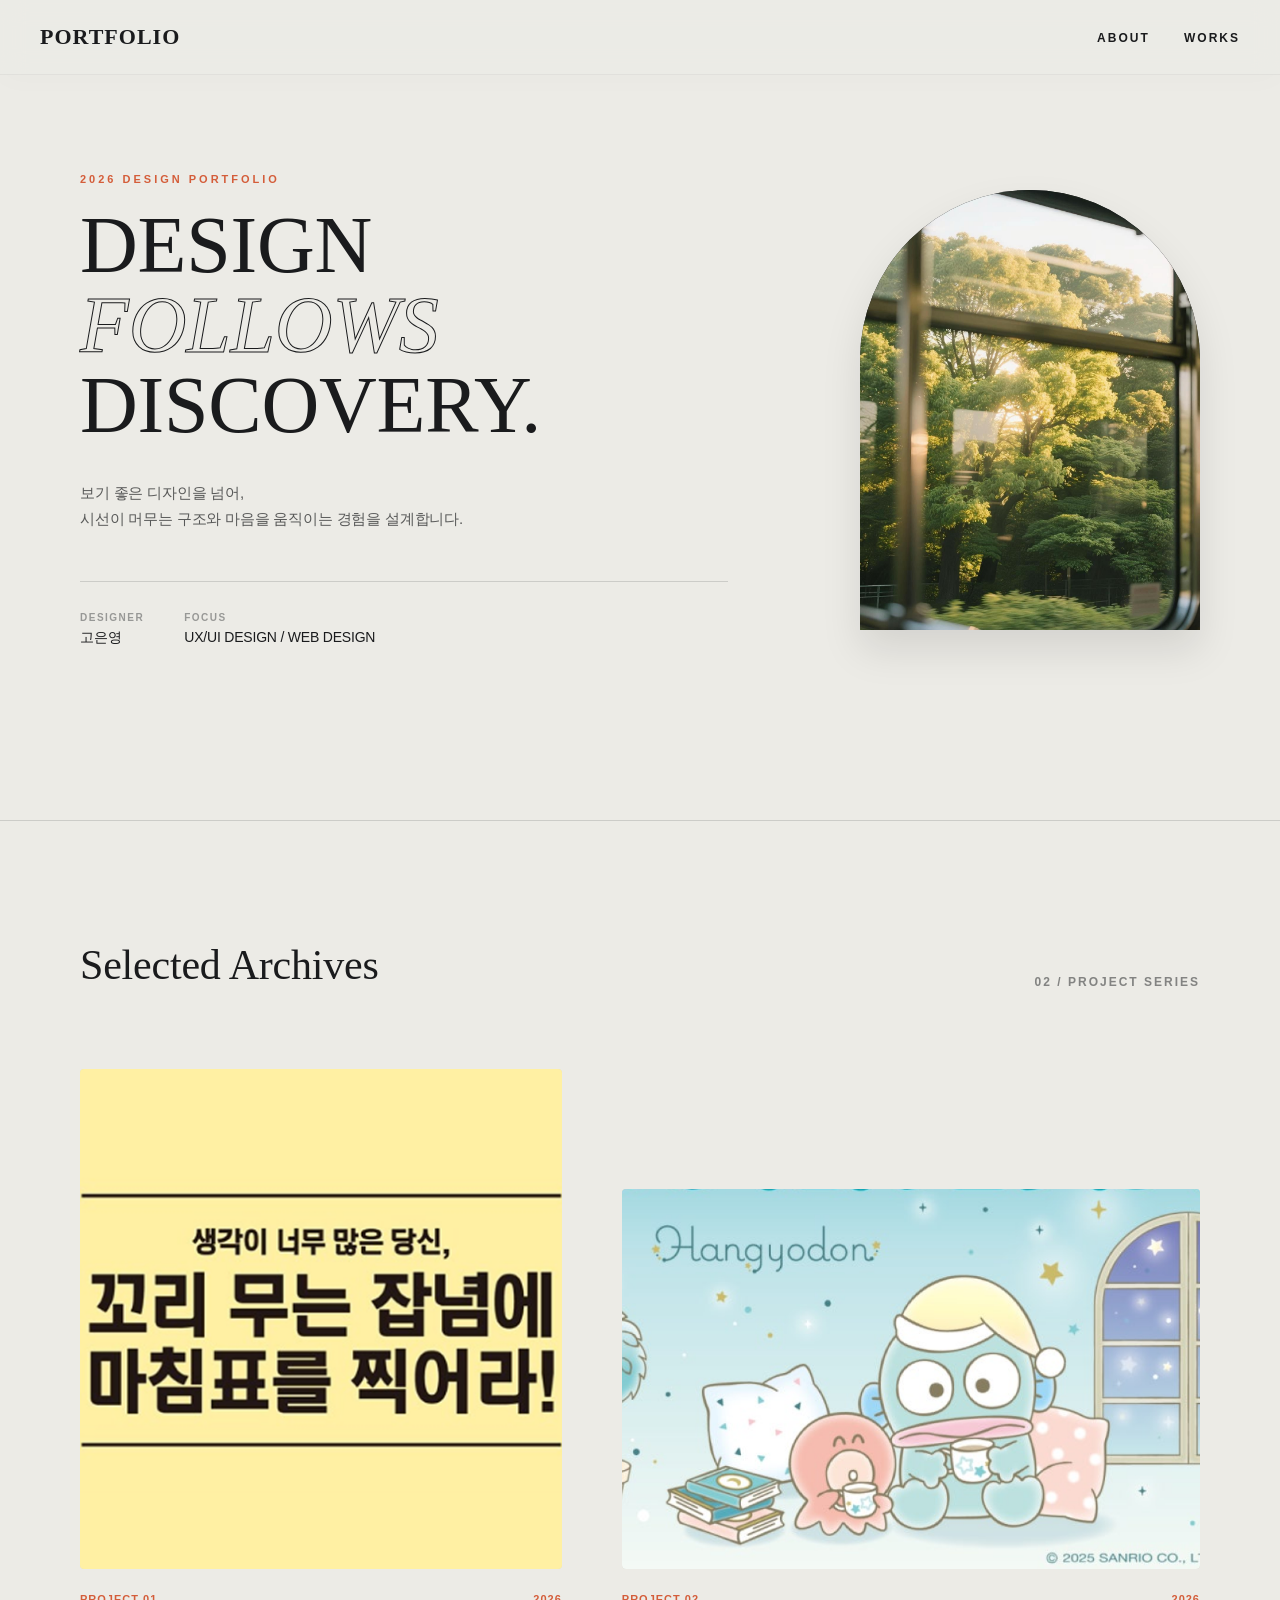
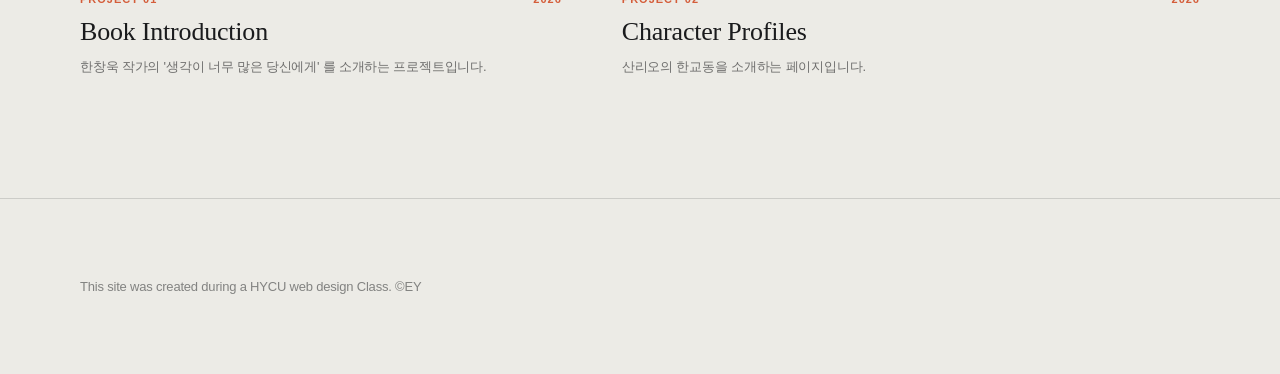
<file: index.html>
<!DOCTYPE html>
<html lang="ko">
<head>
    <meta charset="UTF-8">
    <meta name="viewport" content="width=device-width, initial-scale=1.0">
    <title>KO EUN YOUNG | Portfolio</title>
    <link rel="stylesheet" href="style.css">
    <link rel="preconnect" href="https://fonts.googleapis.com">
    <link rel="preconnect" href="https://fonts.gstatic.com" crossorigin>
    <link href="https://fonts.googleapis.com/css2?family=Cormorant+Garamond:ital,wght@0,400;0,600;1,400&family=DM+Sans:wght@300;400;500;700&family=Noto+Sans+KR:wght@300;400;500&display=swap" rel="stylesheet">
</head>
<body>

    <div class="noise-overlay"></div>

    <nav class="v-nav">
        <a href="#" class="v-logo">PORTFOLIO</a>
        <div class="v-menu">
            <a href="#profile">ABOUT</a>
            <a href="#projects">WORKS</a>
        </div>
    </nav>

    <header id="profile" class="split-hero">
        <div class="hero-left">
            <div class="intro-badge">2026 DESIGN PORTFOLIO</div>
            <h1 class="giant-title">
                Design<br>
                <span class="italic-text">Follows</span><br>
                Discovery.
            </h1>
            <p class="hero-sub-text">
                보기 좋은 디자인을 넘어,<br> 
                시선이 머무는 구조와 마음을 움직이는 경험을 설계합니다.
            </p>
            
            <div class="meta-profile">
                <div class="meta-item"><strong>DESIGNER</strong><span>고은영</span></div>
                <div class="meta-item"><strong>FOCUS</strong><span>UX/UI DESIGN / WEB DESIGN</span></div>
            </div>
        </div>

        <div class="hero-right">
        <div class="sculpture-frame">
        <img src="my-profile.jpg" alt="프로필 사진" class="frame-image">
    </div>  
</div>
    </header>

    <section id="projects" class="editorial-archive">
        <div class="archive-header">
            <h2 class="archive-title">Selected Archives</h2>
            <p class="archive-count">02 / PROJECT SERIES</p>
        </div>

        <div class="grid-layout">
            
            <div class="archive-item vertical-card" onclick="location.href='book/book.html'">
                <div class="media-container">
                <div class="hover-overlay">VIEW ARCHIVE ↗</div>
               <div class="graphic-element book-concept">
                   <img src="book_cover.png" alt="생각이 너무 많은 당신에게 책 커버" class="archive-image">
        </div>
    </div>
    <div class="item-details">
        <div class="item-meta"><span>PROJECT 01</span><span>2026</span></div>
        <h3 class="item-title">Book Introduction</h3>
        <p class="item-summary">한창욱 작가의 '생각이 너무 많은 당신에게' 를 소개하는 프로젝트입니다.</p>
    </div>
</div>

            <div class="archive-item horizontal-card" onclick="location.href='character/character.html'">
    <div class="media-container">
        <div class="hover-overlay">VIEW ARCHIVE ↗</div>

        <div class="graphic-element character-concept">

            <img src="gyodon.png" alt="캐릭터 쇼케이스 메인 비주얼" class="archive-image">
        </div>
    </div>
    <div class="item-details">
        <div class="item-meta"><span>PROJECT 02</span><span>2026</span></div>
        <h3 class="item-title">Character Profiles</h3>
        <p class="item-summary">산리오의 한교동을 소개하는 페이지입니다.</p>
    </div>
</div>

        </div>
    </section>

    <footer class="minimal-footer">
        <p>This site was created during a HYCU web design Class. ©EY</p>
    </footer>

</body>
</html>
</file>
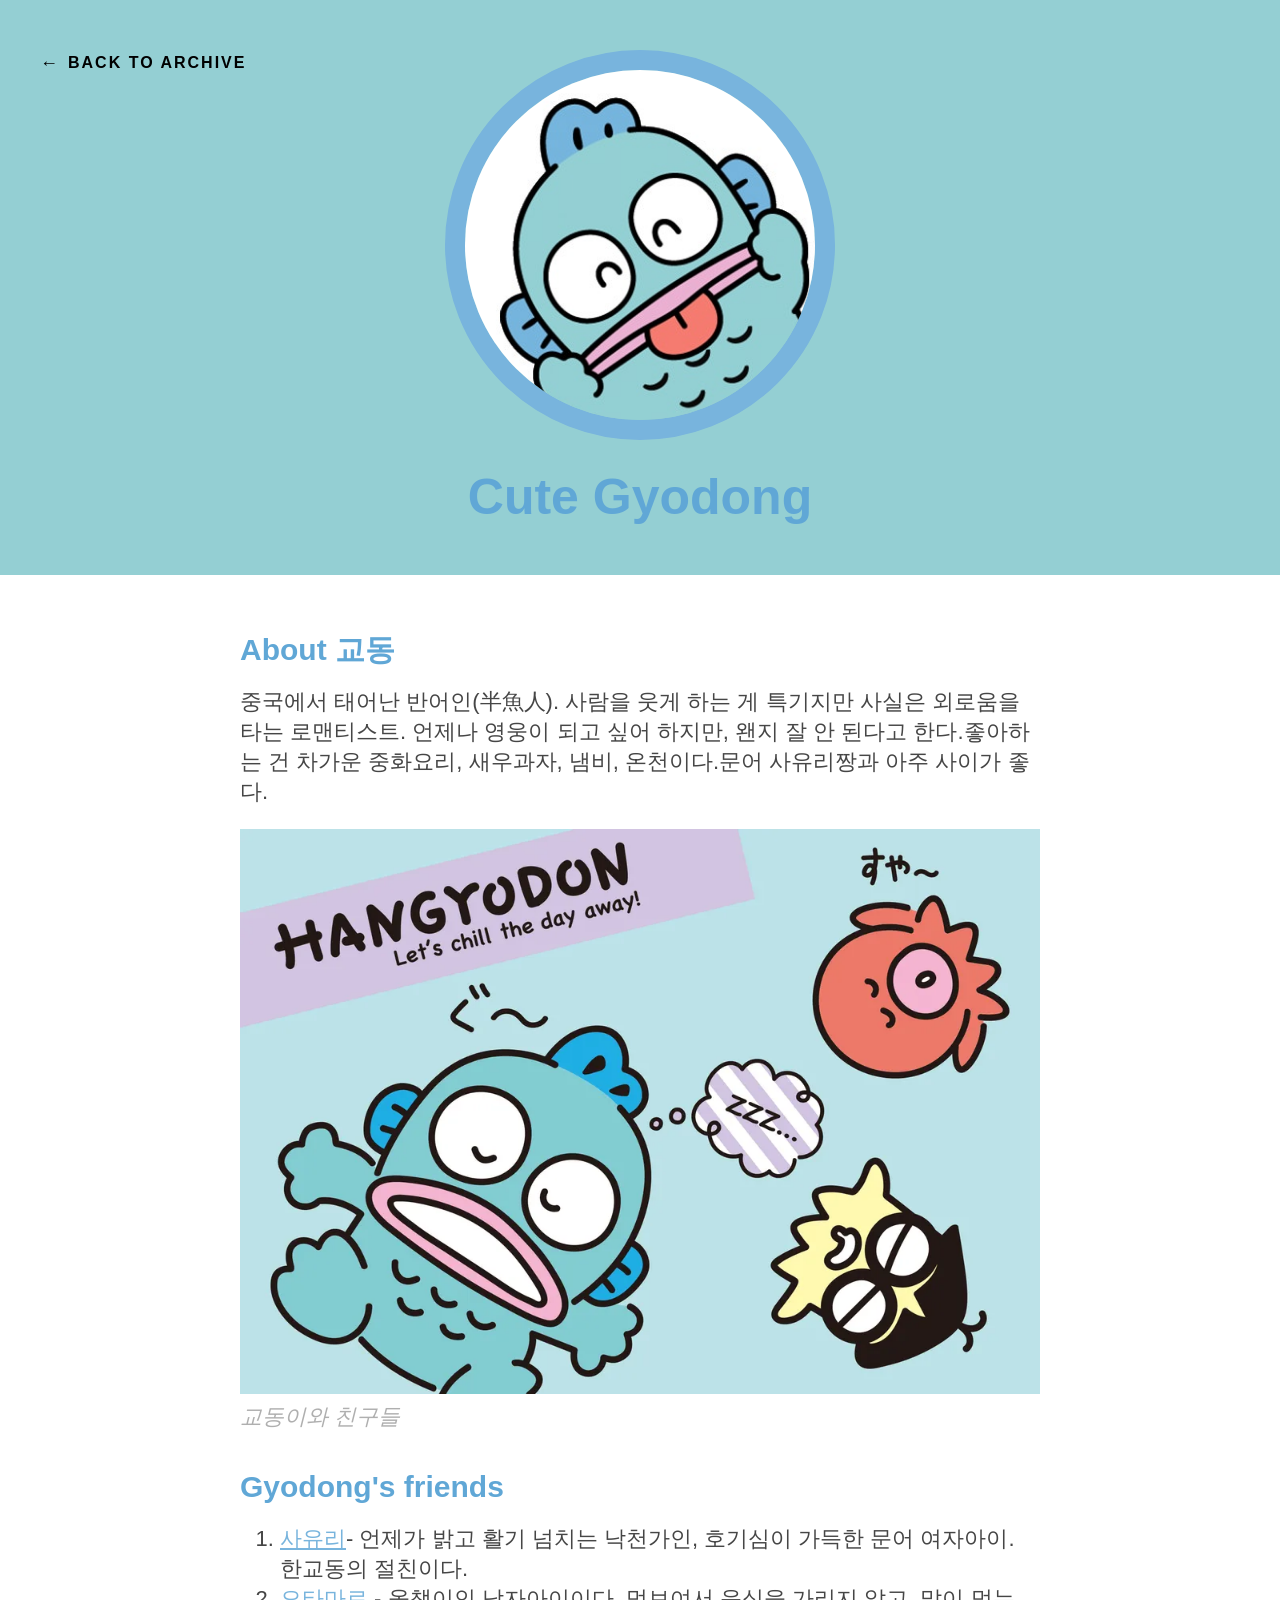
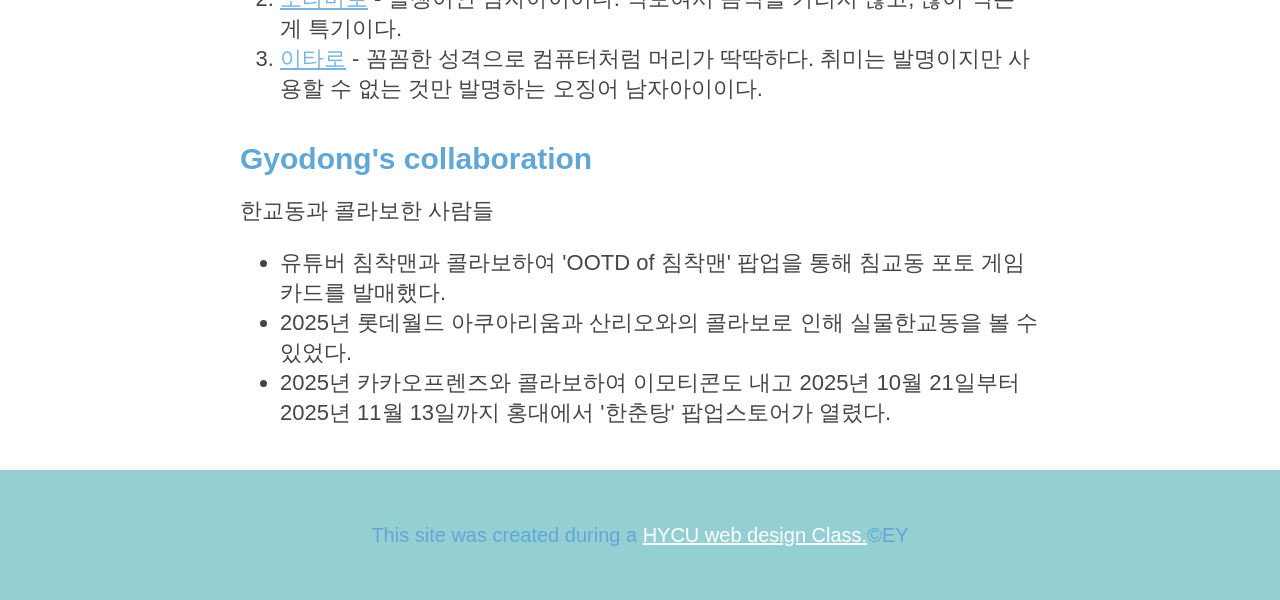
<file: character/character.html>
<!DOCTYPE html>
<html>
    <head>
        <meta charset="utf-8">
        <title>Cute Gyodong</title>
        <link rel="stylesheet" href="css/hero_style.css">
        <link href="https://fonts.googleapis.com/css2?family=Jua&display=swap" rel="stylesheet">
        <link href="https://fonts.googleapis.com/css2?family=Dongle&display=swap" rel="stylesheet">
    </head>

    <body>
        <a href="../index.html" class="back-to-main">
        <span class="arrow">←</span> BACK TO ARCHIVE
        </a>    
        <header>
            <img src="img/hangyodong.jpg" width="350" height="350">
            <h1>Cute Gyodong</h1>
        </header>

        <main>
            <h2>About 교동</h2>
            <p>중국에서 태어난 반어인(半魚人). 사람을 웃게 하는 게 특기지만 사실은 외로움을 타는 로맨티스트.
               언제나 영웅이 되고 싶어 하지만, 왠지 잘 안 된다고 한다.좋아하는 건 차가운 중화요리, 새우과자, 냄비, 
               온천이다.문어 사유리짱과 아주 사이가 좋다.</p>
               <img src="img/big gyodong.png">
               <p class="caption">교동이와 친구들</p>
               <h2>Gyodong's friends</h2>
               <ol>
                    <li><a href="https://namu.wiki/w/%ED%95%9C%EA%B5%90%EB%8F%99">사유리</a>- 언제가 밝고 활기 넘치는 낙천가인, 호기심이 가득한 문어 여자아이. 한교동의 절친이다.</li>
                    <li><a href="https://namu.wiki/w/%ED%95%9C%EA%B5%90%EB%8F%99">오타마로</a> - 올챙이인 남자아이이다. 먹보여서 음식을 가리지 않고, 많이 먹는 게 특기이다.</li>
                    <li><a href="https://namu.wiki/w/%ED%95%9C%EA%B5%90%EB%8F%99">이타로</a> - 꼼꼼한 성격으로 컴퓨터처럼 머리가 딱딱하다. 취미는 발명이지만 사용할 수 없는 것만 발명하는 오징어 남자아이이다.</li>
               </ol>
               <h2>Gyodong's collaboration</h2>
               <p>한교동과 콜라보한 사람들</p>
               <ul>
                <li>유튜버 침착맨과 콜라보하여 'OOTD of 침착맨' 팝업을 통해 침교동 포토 게임 카드를 발매했다.</li>
                <li>2025년 롯데월드 아쿠아리움과 산리오와의 콜라보로 인해 실물한교동을 볼 수 있었다. </li>
                <li>2025년 카카오프렌즈와 콜라보하여 이모티콘도 내고 2025년 10월 21일부터 2025년 11월 13일까지 홍대에서 '한춘탕' 팝업스토어가 열렸다.</li>
               </ul>
        </main>
        <footer>
            <p>This site was created during a <a href="https://hycu.ac.kr">HYCU web design Class.</a>&copy;EY</p>
        </footer>
    </body>
</html>
</file>
<file: style.css>
:root {
    --color-bg: #ecebe6;      
    --color-dark: #1a1b1d;    
    --color-accent: #d45d3a;   
    --color-border: rgba(26, 27, 29, 0.15);
    
    --font-display: 'Cormorant Garamond', serif;
    --font-body: 'DM Sans', 'Noto Sans KR', sans-serif;
}

* {
    margin: 0;
    padding: 0;
    box-sizing: border-box;
}

html {
    scroll-behavior: smooth;
}

body {
    font-family: var(--font-body);
    background-color: var(--color-bg);
    color: var(--color-dark);
    overflow-x: hidden;
    letter-spacing: -0.2px;
}

.v-nav {
    position: fixed; 
    top: 0;
    left: 0;
    width: 100%;
    padding: 24px 40px; 
    display: flex;
    justify-content: space-between;
    align-items: center;
    z-index: 100; 

    background: rgba(236, 235, 230, 0.6); 
    backdrop-filter: blur(12px);
    -webkit-backdrop-filter: blur(12px); 
    
    border-bottom: 1px solid rgba(26, 27, 29, 0.05); 
    box-shadow: 0 4px 30px rgba(0, 0, 0, 0.02); 
    
    transition: all 0.3s ease;
}

.v-logo {
    font-family: var(--font-display);
    font-weight: 700;
    font-size: 22px;
    color: var(--color-dark);
    text-decoration: none;
    letter-spacing: 1px;
}

.v-menu a {
    font-size: 12px;
    font-weight: 700;
    letter-spacing: 2px;
    color: var(--color-dark);
    text-decoration: none;
    margin-left: 30px;
    position: relative;
    padding-bottom: 4px;
}

.v-menu a::after {
    content: '';
    position: absolute;
    bottom: 0; left: 0; width: 0; height: 1px;
    background-color: var(--color-accent);
    transition: width 0.3s ease;
}

.v-menu a:hover::after {
    width: 100%;
}

.split-hero {
    display: flex;
    width: 100%;
    min-height: calc(100vh - 80px); 
    padding: 0 80px; 
    align-items: center; 
    gap: 40px; 
}

.hero-left {
    flex: 1.2;
    max-width: 650px;
}

.intro-badge {
    font-size: 11px;
    letter-spacing: 3px;
    color: var(--color-accent);
    font-weight: 700;
    margin-bottom: 20px;
}

.giant-title {
    font-family: var(--font-display);
    font-size: 80px;
    line-height: 1.0;
    font-weight: 400;
    margin-bottom: 35px;
    text-transform: uppercase;
}

.giant-title .italic-text {
    font-style: italic;
    font-family: var(--font-display);
    color: transparent;
    -webkit-text-stroke: 1px var(--color-dark);
}

.hero-sub-text {
    font-size: 15px;
    line-height: 1.7;
    color: rgba(26, 27, 29, 0.7);
    margin-bottom: 50px;
    max-width: 460px;
    font-weight: 300;
}

.meta-profile {
    border-top: 1px solid var(--color-border);
    padding-top: 30px;
    display: flex;
    gap: 40px;
}

.meta-item {
    display: flex;
    flex-direction: column;
    gap: 6px;
}

.meta-item strong {
    font-size: 10px;
    letter-spacing: 1.5px;
    color: rgba(26, 27, 29, 0.4);
}

.meta-item span {
    font-size: 14px;
    font-weight: 500;
}

.hero-right {
    flex: 0.8;
    display: flex;
    justify-content: flex-end;
}

.sculpture-frame {
    width: 340px;
    height: 440px;
    background-color: #1a1b1d; 
    border-radius: 200px 200px 0 0; 
    overflow: hidden; 
    position: relative;
    box-shadow: 0 20px 40px rgba(0, 0, 0, 0.1); 
}

.frame-image {
    width: 100%;
    height: 100%;
    object-fit: cover; 
    object-position: center; 
    transition: transform 0.5s ease; 
}

.sculpture-frame:hover .frame-image {
    transform: scale(1.05); 
}

.sculpture-frame {
    width: 340px;
    height: 440px;
    background-color: var(--color-dark);
    border-radius: 200px 200px 0 0;
    display: flex;
    justify-content: center;
    align-items: center;
    overflow: hidden;
}

.abstract-shape {
    font-size: 40px;
    color: var(--color-bg);
    opacity: 0.3;
}

.editorial-archive {
    padding: 120px 80px;
    border-top: 1px solid var(--color-border);
}

.archive-header {
    display: flex;
    justify-content: space-between;
    align-items: flex-end;
    margin-bottom: 80px;
}

.archive-title {
    font-family: var(--font-display);
    font-size: 42px;
    font-weight: 400;
}

.archive-count {
    font-size: 12px;
    letter-spacing: 2px;
    font-weight: 700;
    color: rgba(26, 27, 29, 0.5);
}

.grid-layout {
    display: flex;
    gap: 60px;
    align-items: flex-start;
}

.archive-item {
    background: transparent;
    cursor: pointer;
    display: flex;
    flex-direction: column;
    width: 100%;
}

.vertical-card {
    flex: 1;
}

.vertical-card .media-container {
    height: 500px;
    background-color: #dedcd3;
}

.horizontal-card {
    flex: 1.2;
    margin-top: 120px; 
}

.horizontal-card .media-container {
    height: 380px;
    background-color: #d1cfc4;
}

.media-container {
    position: relative;
    width: 100%;
    border-radius: 4px;
    overflow: hidden;
    display: flex;
    justify-content: center;
    align-items: center;
    transition: transform 0.5s ease;
}

.graphic-element {
    display: flex;
    justify-content: center;
    align-items: center;
    width: 100%;
    height: 100%;
}

.inner-typo {
    font-family: var(--font-display);
    font-size: 14px;
    letter-spacing: 4px;
    opacity: 0.2;
    font-weight: 700;
}

.hover-overlay {
    position: absolute;
    top: 0; left: 0; width: 100%; height: 100%;
    background-color: rgba(26, 27, 29, 0.9); 
    color: #ecebe6; 
    display: flex;
    justify-content: center;
    align-items: center;
    font-size: 12px;
    letter-spacing: 3px;
    font-weight: 500;
    opacity: 0;
    transition: opacity 0.3s ease;
    z-index: 5; 
}

.archive-image {
    width: 100%;
    height: 100%;
    object-fit: cover; 
    object-position: center; 
    transition: transform 0.5s ease; 
    z-index: 1;
}

.archive-item:hover .hover-overlay {
    opacity: 1; 
}

.archive-item:hover .archive-image {
    transform: scale(1.05); 
}

.item-details {
    padding-top: 24px;
}

.item-meta {
    display: flex;
    justify-content: space-between;
    font-size: 11px;
    font-weight: 700;
    color: var(--color-accent);
    margin-bottom: 12px;
    letter-spacing: 1px;
}

.item-title {
    font-family: var(--font-display);
    font-size: 26px;
    font-weight: 400;
    margin-bottom: 10px;
}

.item-summary {
    font-size: 13px;
    color: rgba(26, 27, 29, 0.6);
    line-height: 1.6;
    font-weight: 300;
}

.archive-item:hover .media-container {
    transform: translateY(-8px);
}

.archive-item:hover .hover-overlay {
    opacity: 1;
}

.minimal-footer {
    padding: 80px;
    border-top: 1px solid var(--color-border);
    display: flex;
    justify-content: space-between;
    align-items: center;
    font-size: 13px;
    color: rgba(26, 27, 29, 0.5);
}

@media (max-width: 992px) {
    .split-hero {
        flex-direction: column;
        padding: 120px 40px 60px;
        text-align: center;
    }
    .hero-left { display: flex; flex-direction: column; align-items: center; }
    .giant-title { font-size: 54px; }
    .meta-profile { justify-content: center; }
    .hero-right { justify-content: center; width: 100%; }
    .sculpture-frame { width: 280px; height: 360px; }
    
    .editorial-archive { padding: 80px 40px; }
    .grid-layout { flex-direction: column; gap: 40px; }
    .horizontal-card { margin-top: 0; }
    .vertical-card .media-container, .horizontal-card .media-container { height: 320px; }
    .minimal-footer { flex-direction: column; gap: 20px; padding: 40px; text-align: center; }
}
</file>
<file: character/css/hero_style.css>
body {
    font-family: Helvetica, Arial, sans-serif;
    font-size: 20px;
    margin: 0;
    line-height: 30px;
}

header {
    background-color: rgb(148, 207, 211);
    text-align: center;
    padding-top: 50px;
    padding-bottom: 30px;
}

header img {
    border-radius: 400px;
    border: 20px solid #78B4DD
}

header h1 {
    font-size: 50px;
    color: #60a7d6;
    font-family: "Jua", sans-serif;
}

h1, h2 {
    font-family: "Jua", sans-serif;
}

main {
    max-width: 800px;
    margin: 0 auto;
    padding: 20px;
    font-family: "Jua", sans-serif;
    font-size: 22px;
    color: #464646;
}

main img {
    max-width: 100%; 
}

h2 {
    font-size: 30px;
    color: #60a7d6;
    margin: 40px 0 10px;
    font-family: "Jua", sans-serif;
}

a {
    color: #78B4DD;
    font-family: "Jua", sans-serif;

}

a:hover {
    color:rgb(54, 125, 255);
    background-color: rgb(28, 191, 255);
}

footer {
    background-color: rgb(148, 207, 211);
    text-align: center;
    color: #60a7d6;
    padding: 50px;
}

footer a{
    color:#ffffff
}

footer p {
    margin: 0px;
}

footer a:hover {
    opacity: 0.5;
    background-color: transparent;
}

p.caption {
    color:#afafaf;
    font-style: italic;
    margin-top: 0;
}

root {
    --color-dark: #1a1b1d;
    --color-accent: #d45d3a;
    --font-display: 'Cormorant Garamond', serif;
}

.back-to-main {
    position: fixed;
    top: 40px;
    left: 40px;
    font-size: 16px;
    font-weight: 700;
    letter-spacing: 2px;
    color: var(--color-dark);
    text-decoration: none;
    display: inline-flex;
    align-items: center;
    gap: 8px;
    z-index: 1000;
    padding: 8px 0;
    transition: color 0.3s ease;
}

.back-to-main .arrow {
    font-size: 18px;
    transition: transform 0.3s ease;
}

.back-to-main:hover {
    color: var(--color-accent);
}

.back-to-main:hover .arrow {
    transform: translateX(-5px);
}
</file>
